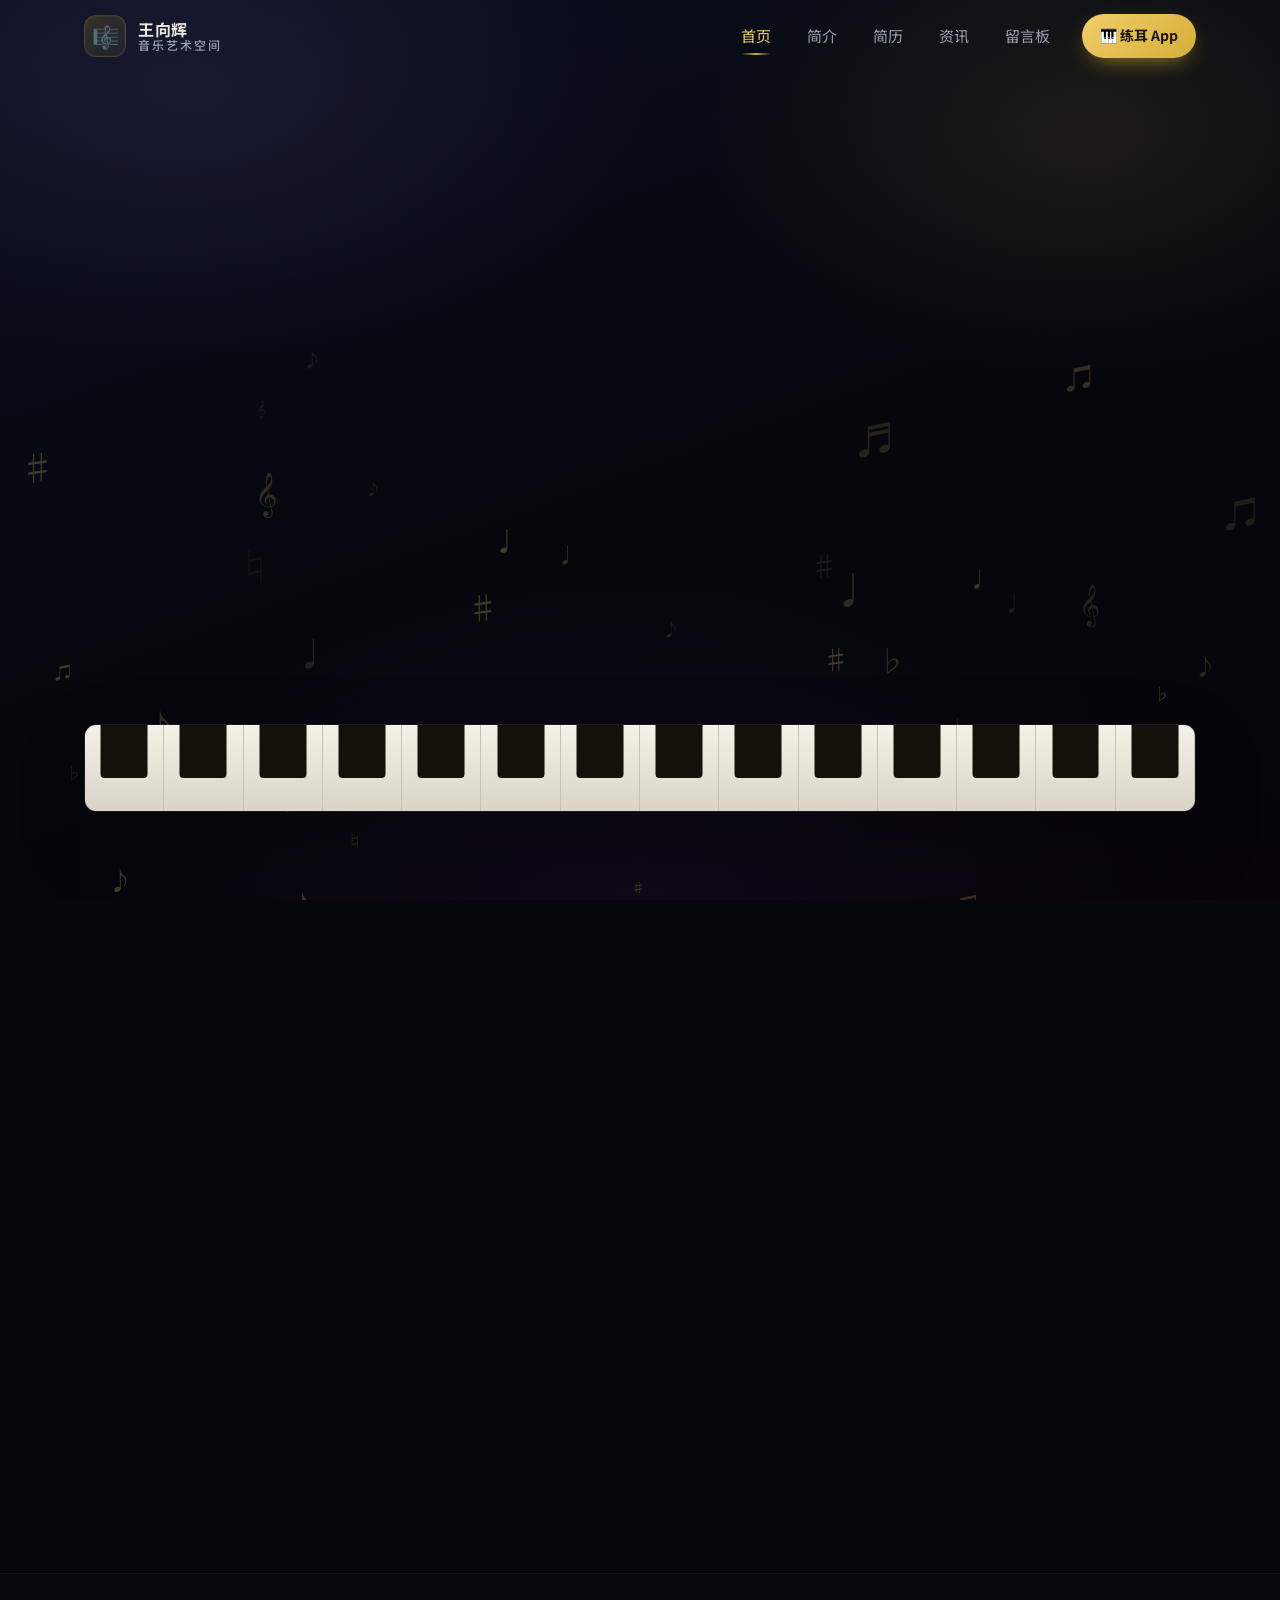
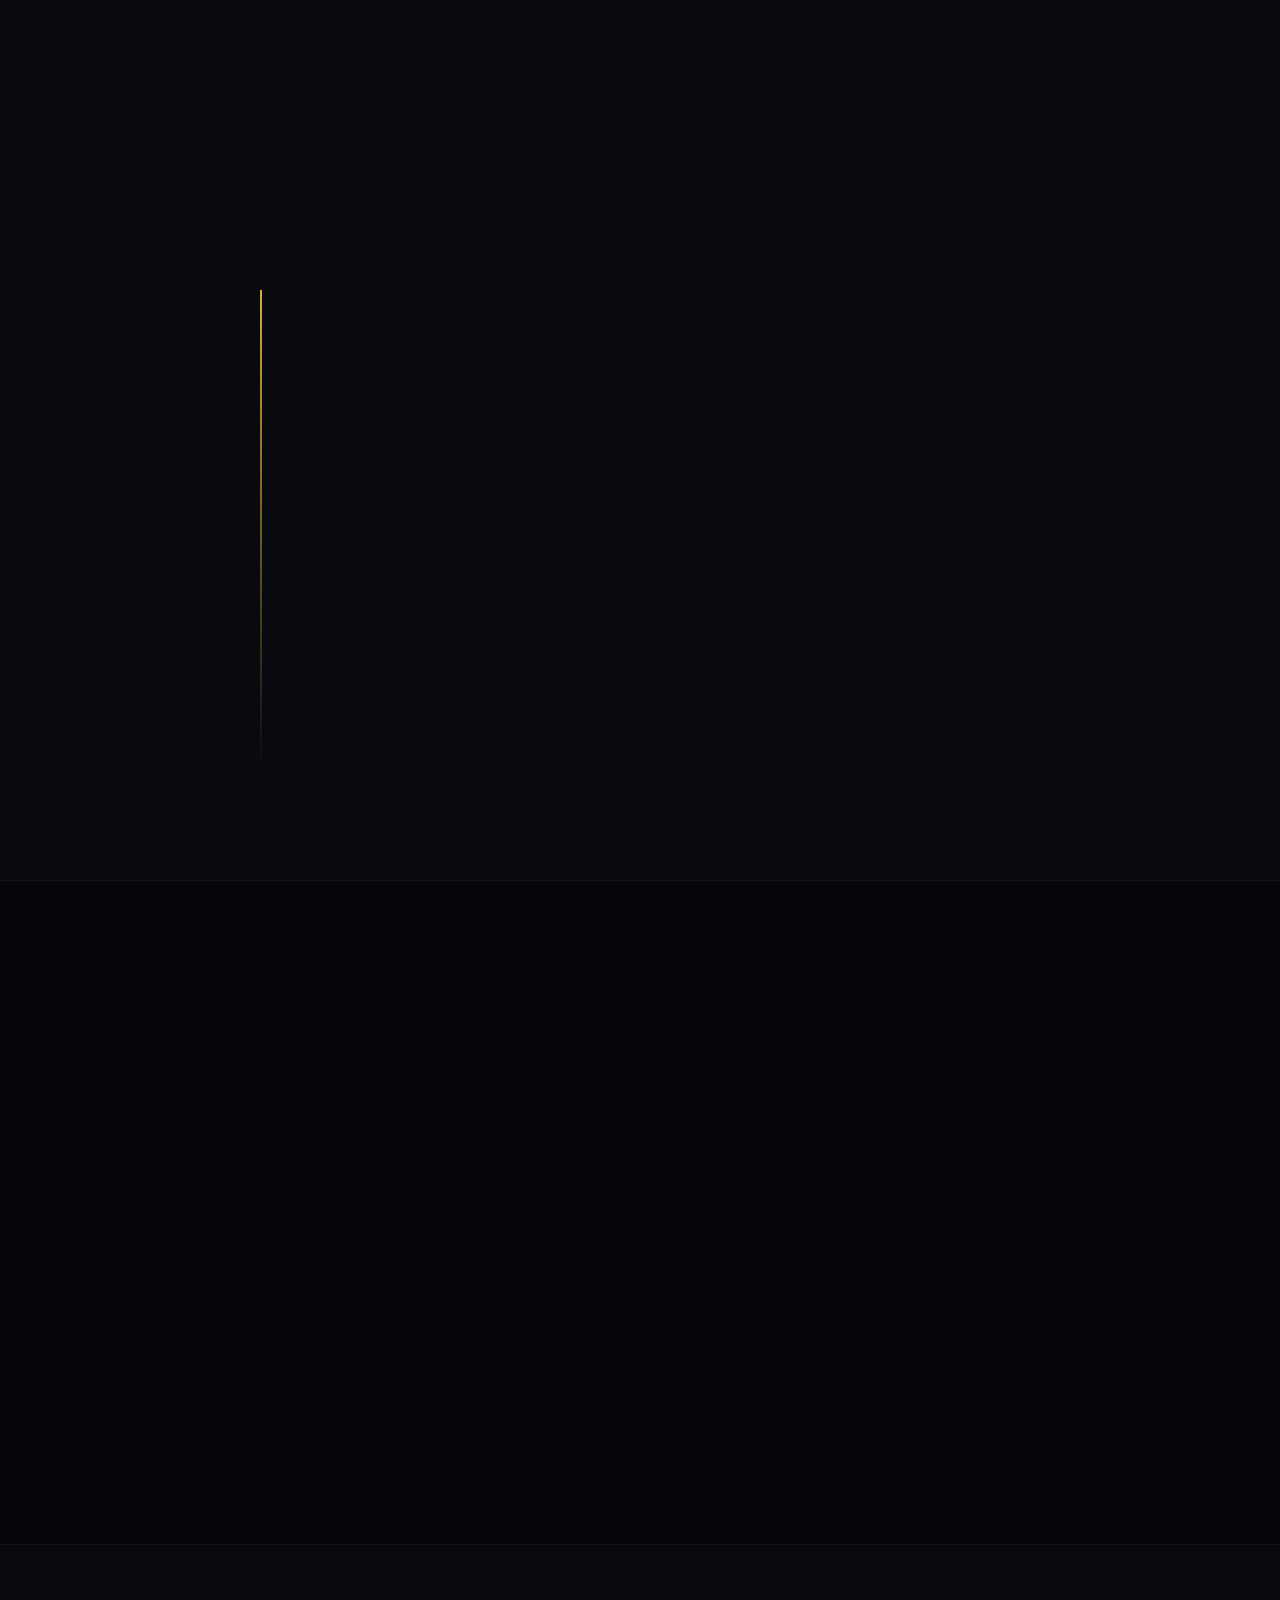
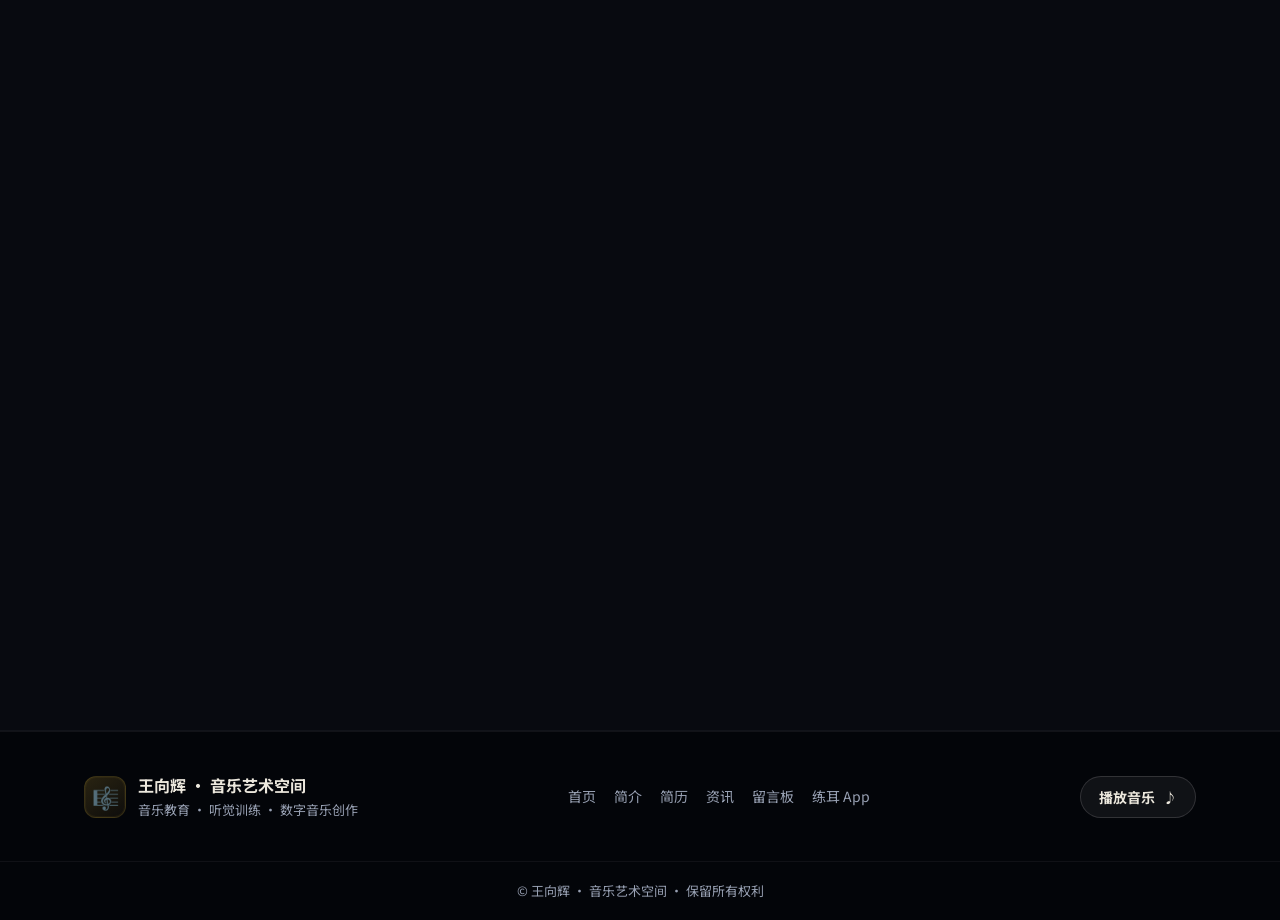
<file: home.html>
<!DOCTYPE html>
<html lang="zh-CN">
<head>
  <meta charset="UTF-8">
  <meta name="viewport" content="width=device-width, initial-scale=1.0">
  <title>王向辉 · 音乐艺术空间</title>
  <meta name="description" content="王向辉的音乐艺术空间 —— 音乐教育、听觉训练研究与数字音乐创作，内含音乐听觉综合训练系统（练耳 App）。">
  <link rel="icon" type="image/jpeg" href="logo.jpg">
  <link rel="stylesheet" href="https://cdnjs.cloudflare.com/ajax/libs/font-awesome/6.4.0/css/all.min.css">
  <link rel="preconnect" href="https://fonts.googleapis.com">
  <link rel="preconnect" href="https://fonts.gstatic.com" crossorigin>
  <link href="https://fonts.googleapis.com/css2?family=Playfair+Display:wght@600;700;800&family=Noto+Serif+SC:wght@600;700&family=Noto+Sans+SC:wght@400;500;700&display=swap" rel="stylesheet">
  <link rel="stylesheet" href="home.css?v=1">
</head>
<body>
  <!-- 浮动音符背景 -->
  <canvas id="notes-canvas" aria-hidden="true"></canvas>

  <!-- 导航 -->
  <header class="nav" id="topnav">
    <div class="nav-inner container">
      <a class="brand" href="#hero">
        <span class="brand-mark">🎼</span>
        <span class="brand-text">王向辉<em>音乐艺术空间</em></span>
      </a>
      <nav class="nav-links" id="nav-links">
        <a href="#hero" class="nav-link active">首页</a>
        <a href="#about" class="nav-link">简介</a>
        <a href="#resume" class="nav-link">简历</a>
        <a href="#news" class="nav-link">资讯</a>
        <a href="#guestbook" class="nav-link">留言板</a>
        <a href="index.html" class="nav-cta">🎹 练耳 App</a>
      </nav>
      <button class="nav-toggle" id="nav-toggle" aria-label="打开菜单">
        <span></span><span></span><span></span>
      </button>
    </div>
  </header>

  <!-- 英雄区 -->
  <section id="hero" class="hero">
    <div class="container hero-inner">
      <div class="hero-text">
        <p class="hero-eyebrow reveal">🎵 欢迎来到我的音乐世界</p>
        <h1 class="reveal">王向辉</h1>
        <p class="hero-sub reveal">音乐教育 · 听觉训练 · 数字音乐创作</p>
        <p class="hero-desc reveal">
          内蒙古民族大学音乐学院 —— 用技术与艺术，点亮每一双会听音乐的耳朵。
          这里是我的个人主页，也是「音乐听觉综合训练系统」的入口。
        </p>
        <div class="hero-cta reveal">
          <a href="index.html" class="btn btn-gold">进入练耳 App <i class="fas fa-arrow-right"></i></a>
          <a href="#about" class="btn btn-ghost">了解更多</a>
        </div>
        <div class="hero-eq reveal" aria-hidden="true">
          <span></span><span></span><span></span><span></span><span></span><span></span>
          <span></span><span></span><span></span><span></span><span></span><span></span>
        </div>
      </div>
      <div class="hero-visual reveal" aria-hidden="true">
        <div class="vinyl">
          <div class="vinyl-grooves"></div>
          <div class="vinyl-label"><span>♪</span><small>MUSIC</small></div>
          <div class="vinyl-shine"></div>
        </div>
        <div class="tonearm"></div>
        <span class="float-note n1">♪</span>
        <span class="float-note n2">♫</span>
        <span class="float-note n3">♬</span>
      </div>
    </div>
    <div class="container">
      <div class="piano" aria-hidden="true">
        <div class="piano-keys">
          <div class="p-key lit"></div><div class="p-key"></div><div class="p-key lit"></div>
          <div class="p-key"></div><div class="p-key"></div><div class="p-key lit"></div>
          <div class="p-key"></div><div class="p-key lit"></div><div class="p-key"></div>
          <div class="p-key"></div><div class="p-key lit"></div><div class="p-key"></div>
          <div class="p-key lit"></div><div class="p-key"></div>
        </div>
      </div>
    </div>
  </section>

  <!-- 简介 -->
  <section id="about" class="section">
    <div class="container">
      <div class="section-head reveal">
        <span class="section-tag">About</span>
        <h2>个人简介</h2>
        <p class="section-sub">一个热爱音乐、教育与技术的人</p>
      </div>
      <div class="about-grid">
        <div class="about-card reveal">
          <div class="about-icon"><i class="fas fa-graduation-cap"></i></div>
          <h3>音乐教育</h3>
          <p>长期从事音乐教学与学习陪伴工作，关注如何让学生「听得懂、练得对、学得乐」。</p>
        </div>
        <div class="about-card reveal">
          <div class="about-icon"><i class="fas fa-ear-listen"></i></div>
          <h3>听觉训练研究</h3>
          <p>围绕单音、音程、和弦、节奏与旋律听辨，探索系统化、可量化的练耳方法。</p>
        </div>
        <div class="about-card reveal">
          <div class="about-icon"><i class="fas fa-laptop-code"></i></div>
          <h3>数字音乐技术</h3>
          <p>独立设计并开发「音乐听觉综合训练系统」，支持 Web Audio 与 MIDI 键盘输入。</p>
        </div>
        <div class="about-card reveal">
          <div class="about-icon"><i class="fas fa-palette"></i></div>
          <h3>艺术创作</h3>
          <p>以音乐艺术感为底色，探索声音、视觉与交互融合的创作表达。</p>
        </div>
      </div>
    </div>
  </section>

  <!-- 简历 -->
  <section id="resume" class="section section-alt">
    <div class="container">
      <div class="section-head reveal">
        <span class="section-tag">Resume</span>
        <h2>个人简历</h2>
        <p class="section-sub">教育与工作经历（请按需更新）</p>
      </div>
      <div class="timeline">
        <div class="tl-item reveal">
          <div class="tl-time">NOW</div>
          <h3>音乐听觉综合训练系统</h3>
          <h4>开发者 / 指导教师</h4>
          <p>设计并开发覆盖五大听辨模式（单音、音程、和弦、节奏、旋律）的练耳应用，集成 MIDI 键盘与 AI 学习分析。</p>
        </div>
        <div class="tl-item reveal">
          <div class="tl-time">EDUCATION</div>
          <h3>音乐学专业</h3>
          <h4>内蒙古民族大学音乐学院</h4>
          <p>系统学习音乐理论、视唱练耳与教学法，为听觉训练研究打下基础。</p>
        </div>
        <div class="tl-item reveal">
          <div class="tl-time">TEACHING</div>
          <h3>音乐教学实践</h3>
          <h4>音乐教育工作者</h4>
          <p>面向音乐学专业学生开展练耳与乐理教学，持续收集反馈并迭代教学工具。</p>
        </div>
      </div>
    </div>
  </section>

  <!-- 资讯 -->
  <section id="news" class="section">
    <div class="container">
      <div class="section-head reveal">
        <span class="section-tag">News</span>
        <h2>最新资讯</h2>
        <p class="section-sub">项目动态与音乐分享</p>
      </div>
      <div class="news-grid">
        <article class="news-card reveal">
          <div class="news-tag">App</div>
          <h3>练耳 App 已上线 MIDI 键盘支持</h3>
          <p>支持实时音符输入、设备自动检测与热插拔，延迟低于 100ms，跨全部练习模式可用。</p>
          <div class="news-foot"><span><i class="far fa-calendar"></i> 2026-05-02</span><a href="index.html">前往体验 →</a></div>
        </article>
        <article class="news-card reveal">
          <div class="news-tag">Feature</div>
          <h3>五大听辨模式全面覆盖</h3>
          <p>单音、音程、和弦、节奏与旋律五大模式，搭配练习 / 测试 / 综合考试三种方式。</p>
          <div class="news-foot"><span><i class="far fa-calendar"></i> 持续更新</span><a href="index.html">了解详情 →</a></div>
        </article>
        <article class="news-card reveal">
          <div class="news-tag">AI</div>
          <h3>AI 学习助手上线</h3>
          <p>学习分析、错题分析、理论答疑、和弦库与每日目标，让练习更高效、更有针对性。</p>
          <div class="news-foot"><span><i class="far fa-calendar"></i> 持续更新</span><a href="index.html">立即体验 →</a></div>
        </article>
      </div>
    </div>
  </section>

  <!-- 留言板 -->
  <section id="guestbook" class="section section-alt">
    <div class="container">
      <div class="section-head reveal">
        <span class="section-tag">Guestbook</span>
        <h2>留言板</h2>
        <p class="section-sub">欢迎留下你的声音，我会认真阅读每一条留言</p>
      </div>
      <div class="gb-wrap reveal">
        <form id="gb-form" class="gb-form">
          <div class="gb-row">
            <input id="gb-name" class="gb-input" type="text" maxlength="24" placeholder="你的称呼（选填）">
          </div>
          <div class="gb-row">
            <textarea id="gb-msg" class="gb-input gb-textarea" maxlength="500" rows="3" placeholder="写下想说的话…" required></textarea>
          </div>
          <div class="gb-row gb-actions">
            <span class="gb-hint"><i class="fas fa-circle-info"></i> 留言保存在本机浏览器（localStorage）</span>
            <button type="submit" class="btn btn-gold">发布留言 <i class="fas fa-paper-plane"></i></button>
          </div>
        </form>
        <div class="gb-list-head"><h3>全部留言 <span class="gb-badge" id="gb-count">0</span></h3></div>
        <div id="gb-list" class="gb-list"></div>
        <div id="gb-empty" class="gb-empty" style="display:none;">还没有留言，快来抢沙发～ 🎵</div>
      </div>
    </div>
  </section>

  <!-- 页脚 -->
  <footer class="footer">
    <div class="container footer-inner">
      <div class="footer-brand">
        <span class="brand-mark">🎼</span>
        <div>
          <strong>王向辉 · 音乐艺术空间</strong>
          <p>音乐教育 · 听觉训练 · 数字音乐创作</p>
        </div>
      </div>
      <div class="footer-links">
        <a href="#hero">首页</a><a href="#about">简介</a><a href="#resume">简历</a>
        <a href="#news">资讯</a><a href="#guestbook">留言板</a><a href="index.html">练耳 App</a>
      </div>
      <button id="music-toggle" class="music-toggle" type="button"><span>播放音乐</span> ♪</button>
    </div>
    <div class="footer-bottom">
      <div class="container">© <span id="year"></span> 王向辉 · 音乐艺术空间 · 保留所有权利</div>
    </div>
  </footer>

  <script src="home.js?v=1"></script>
</body>
</html>
</file>
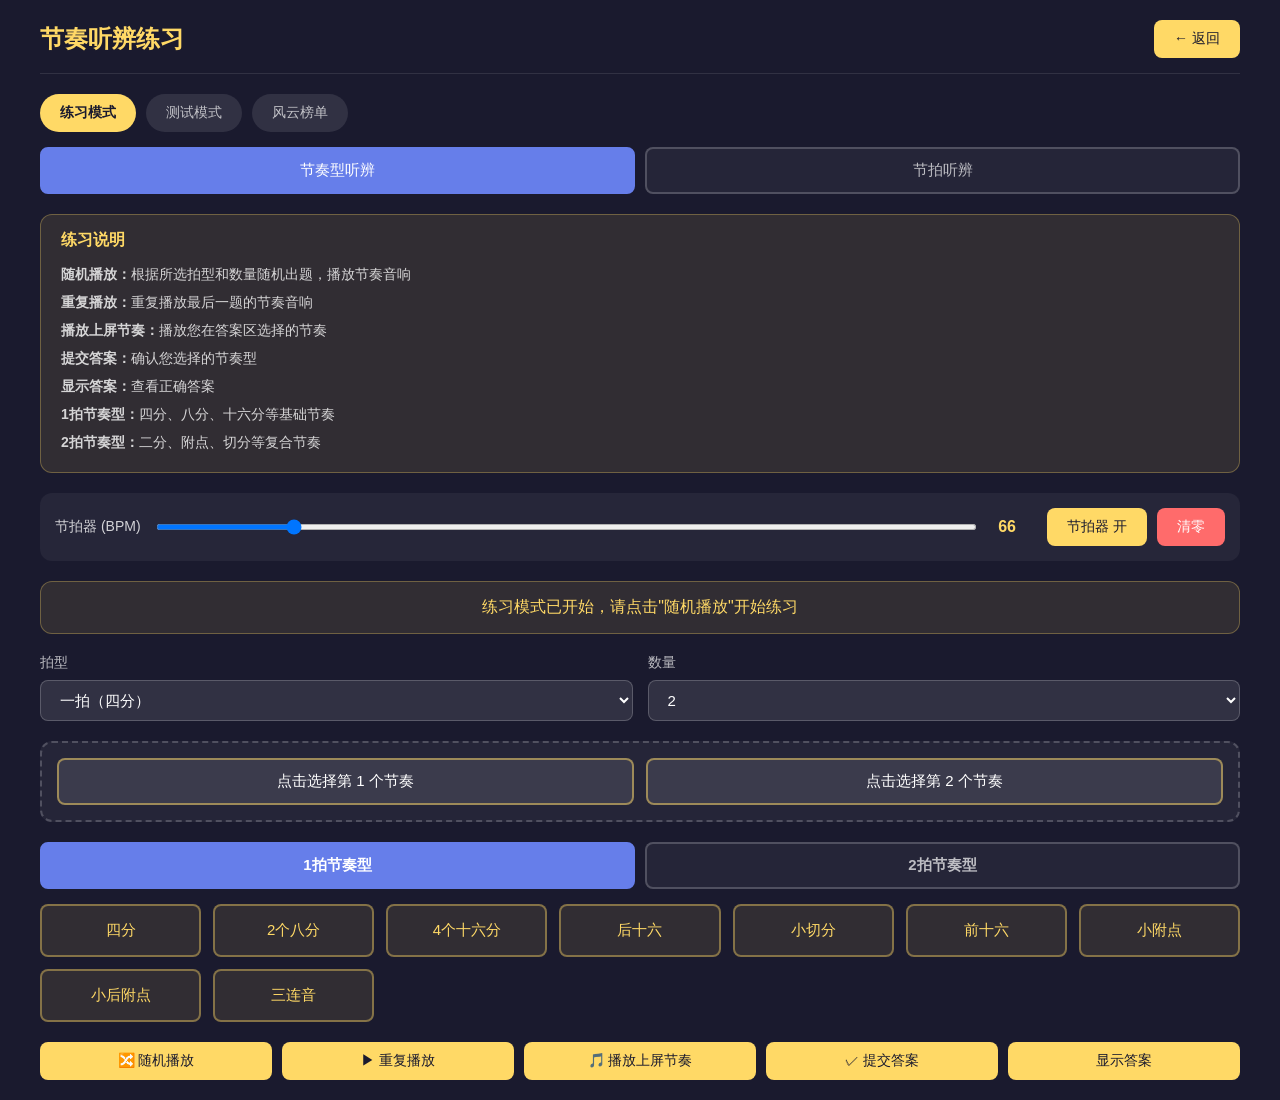
<file: rhythm-test.html>
<!DOCTYPE html>
<html lang="zh-CN">
<head>
    <meta charset="UTF-8">
    <meta name="viewport" content="width=device-width, initial-scale=1.0">
    <title>节奏听辨练习 - 新版测试</title>
    <style>
        * {
            margin: 0;
            padding: 0;
            box-sizing: border-box;
        }
        
        body {
            font-family: -apple-system, BlinkMacSystemFont, 'Segoe UI', 'PingFang SC', 'Hiragino Sans GB', 'Microsoft YaHei', sans-serif;
            background: #1a1a2e;
            color: #fff;
            min-height: 100vh;
            padding: 20px;
        }
        
        .container {
            max-width: 1200px;
            margin: 0 auto;
        }
        
        .exercise-header {
            display: flex;
            justify-content: space-between;
            align-items: center;
            margin-bottom: 20px;
            padding-bottom: 15px;
            border-bottom: 1px solid rgba(255, 255, 255, 0.1);
        }
        
        .exercise-title {
            font-size: 24px;
            color: #ffd966;
        }
        
        .mode-tabs {
            display: flex;
            gap: 10px;
            margin-bottom: 15px;
        }
        
        .tab-btn {
            padding: 10px 20px;
            border: none;
            border-radius: 20px;
            background: rgba(255, 255, 255, 0.1);
            color: rgba(255, 255, 255, 0.7);
            cursor: pointer;
            font-size: 14px;
            font-weight: 500;
            transition: all 0.2s;
        }
        
        .tab-btn.active {
            background: #ffd966;
            color: #1a1a2e;
            font-weight: bold;
        }
        
        .function-tabs {
            display: flex;
            gap: 10px;
            margin-bottom: 20px;
        }
        
        .function-tab {
            flex: 1;
            padding: 12px;
            border: 2px solid rgba(255, 255, 255, 0.2);
            background: rgba(255, 255, 255, 0.05);
            color: rgba(255, 255, 255, 0.7);
            border-radius: 8px;
            cursor: pointer;
            font-size: 15px;
            font-weight: 500;
            transition: all 0.2s;
        }
        
        .function-tab.active {
            background: #667eea;
            border-color: #667eea;
            color: #fff;
        }
        
        .stats-panel {
            display: flex;
            justify-content: space-around;
            gap: 15px;
            padding: 15px;
            background: rgba(0, 0, 0, 0.3);
            border-radius: 12px;
            margin-bottom: 15px;
        }
        
        .stat-item {
            text-align: center;
            flex: 1;
        }
        
        .stat-value {
            font-size: 24px;
            font-weight: bold;
            color: #ffd966;
        }
        
        .stat-label {
            font-size: 12px;
            color: rgba(255, 255, 255, 0.6);
            margin-top: 5px;
        }
        
        .practice-instructions {
            background: rgba(255, 217, 102, 0.1);
            border: 1px solid rgba(255, 217, 102, 0.3);
            border-radius: 12px;
            padding: 15px 20px;
            margin-bottom: 20px;
        }
        
        .practice-instructions h4 {
            color: #ffd966;
            margin-bottom: 10px;
            font-size: 16px;
        }
        
        .practice-instructions ul {
            list-style: none;
            padding: 0;
        }
        
        .practice-instructions li {
            padding: 5px 0;
            color: rgba(255, 255, 255, 0.8);
            font-size: 14px;
        }
        
        .metronome-section {
            display: flex;
            align-items: center;
            justify-content: space-between;
            gap: 20px;
            padding: 15px;
            background: rgba(255, 255, 255, 0.05);
            border-radius: 12px;
            margin-bottom: 20px;
            flex-wrap: wrap;
        }
        
        .metronome-control {
            display: flex;
            align-items: center;
            gap: 15px;
            flex: 1;
            min-width: 200px;
        }
        
        .metronome-control label {
            font-size: 14px;
            color: rgba(255, 255, 255, 0.8);
            white-space: nowrap;
        }
        
        .metronome-slider {
            display: flex;
            align-items: center;
            gap: 10px;
            flex: 1;
        }
        
        .metronome-slider input[type="range"] {
            flex: 1;
            height: 6px;
        }
        
        .metronome-slider span {
            min-width: 40px;
            text-align: center;
            font-size: 16px;
            font-weight: bold;
            color: #ffd966;
        }
        
        .metronome-actions {
            display: flex;
            gap: 10px;
        }
        
        .btn {
            padding: 10px 20px;
            border: none;
            border-radius: 8px;
            background: #ffd966;
            color: #1a1a2e;
            cursor: pointer;
            font-size: 14px;
            font-weight: 500;
            transition: all 0.2s;
        }
        
        .btn:hover {
            background: #ffe082;
            transform: translateY(-2px);
        }
        
        .reset-btn {
            padding: 10px 20px;
            border: none;
            border-radius: 8px;
            background: #ff6b6b;
            color: #fff;
            cursor: pointer;
            font-size: 14px;
            font-weight: 500;
        }
        
        .status-message {
            padding: 15px;
            background: rgba(255, 217, 102, 0.1);
            border: 1px solid rgba(255, 217, 102, 0.3);
            border-radius: 12px;
            text-align: center;
            color: #ffd966;
            font-size: 16px;
            margin-bottom: 20px;
        }
        
        .params-section {
            display: flex;
            gap: 15px;
            margin-bottom: 20px;
        }
        
        .param-group {
            display: flex;
            flex-direction: column;
            gap: 8px;
            flex: 1;
        }
        
        .param-group label {
            font-size: 14px;
            color: rgba(255, 255, 255, 0.7);
        }
        
        .param-group select {
            padding: 10px 15px;
            border: 1px solid rgba(255, 255, 255, 0.2);
            border-radius: 8px;
            background: rgba(255, 255, 255, 0.1);
            color: #fff;
            font-size: 15px;
            cursor: pointer;
        }
        
        .answer-area {
            display: flex;
            gap: 12px;
            margin-bottom: 20px;
            flex-wrap: wrap;
            min-height: 60px;
            padding: 15px;
            background: rgba(255, 255, 255, 0.05);
            border-radius: 12px;
            border: 2px dashed rgba(255, 255, 255, 0.2);
        }
        
        .answer-slot {
            flex: 1;
            min-width: 120px;
            padding: 12px;
            background: rgba(255, 255, 255, 0.1);
            border: 2px solid rgba(255, 217, 102, 0.5);
            border-radius: 8px;
            text-align: center;
            cursor: pointer;
            transition: all 0.2s;
            color: #fff;
            font-size: 15px;
        }
        
        .answer-slot:hover {
            background: rgba(255, 217, 102, 0.2);
            border-color: #ffd966;
        }
        
        .answer-slot.filled {
            background: rgba(255, 217, 102, 0.3);
            border-color: #ffd966;
            font-weight: bold;
        }
        
        .rhythm-tabs {
            display: flex;
            gap: 10px;
            margin-bottom: 15px;
        }
        
        .rhythm-tab {
            flex: 1;
            padding: 12px;
            border: 2px solid rgba(255, 255, 255, 0.2);
            background: rgba(255, 255, 255, 0.05);
            color: rgba(255, 255, 255, 0.7);
            border-radius: 8px;
            cursor: pointer;
            font-size: 15px;
            font-weight: bold;
            transition: all 0.2s;
        }
        
        .rhythm-tab.active {
            background: #667eea;
            border-color: #667eea;
            color: #fff;
        }
        
        .rhythm-content {
            display: none;
        }
        
        .rhythm-content.active {
            display: block;
        }
        
        .rhythm-grid {
            display: grid;
            grid-template-columns: repeat(auto-fill, minmax(140px, 1fr));
            gap: 12px;
            margin-bottom: 20px;
        }
        
        .rhythm-btn {
            padding: 15px;
            border: 2px solid rgba(255, 217, 102, 0.4);
            background: rgba(255, 217, 102, 0.1);
            color: #ffd966;
            border-radius: 8px;
            cursor: pointer;
            font-size: 15px;
            font-weight: 500;
            transition: all 0.2s;
            text-align: center;
        }
        
        .rhythm-btn:hover {
            background: rgba(255, 217, 102, 0.2);
            border-color: #ffd966;
            transform: translateY(-2px);
        }
        
        .rhythm-btn.selected {
            background: #ffd966;
            border-color: #ffd966;
            color: #1a1a2e;
            font-weight: bold;
        }
        
        .play-controls {
            display: flex;
            gap: 10px;
            flex-wrap: wrap;
            justify-content: center;
        }
        
        .play-controls .btn {
            flex: 1;
            min-width: 120px;
        }
        
        /* 移动端适配 */
        @media (max-width: 768px) {
            body {
                padding: 10px;
            }
            
            .metronome-section {
                flex-direction: column;
                align-items: stretch;
            }
            
            .metronome-control {
                min-width: 0;
            }
            
            .params-section {
                flex-direction: column;
            }
            
            .rhythm-grid {
                grid-template-columns: repeat(2, 1fr);
            }
            
            .answer-area {
                flex-direction: column;
            }
            
            .answer-slot {
                min-width: 0;
            }
            
            .play-controls .btn {
                min-width: 0;
            }
        }
    </style>
</head>
<body>
    <div class="container">
        <div class="exercise-header">
            <h2 class="exercise-title"> 节奏听辨练习</h2>
            <button class="btn" onclick="history.back()">← 返回</button>
        </div>
        
        <div class="mode-tabs">
            <button class="tab-btn active">练习模式</button>
            <button class="tab-btn">测试模式</button>
            <button class="tab-btn">风云榜单</button>
        </div>
        
        <div class="function-tabs">
            <button class="function-tab active">节奏型听辨</button>
            <button class="function-tab">节拍听辨</button>
        </div>
        
        <div class="stats-panel" style="display: none;">
            <div class="stat-item">
                <div class="stat-value">0</div>
                <div class="stat-label">得分</div>
            </div>
            <div class="stat-item">
                <div class="stat-value">0</div>
                <div class="stat-label">正确</div>
            </div>
            <div class="stat-item">
                <div class="stat-value">0</div>
                <div class="stat-label">错误</div>
            </div>
            <div class="stat-item">
                <div class="stat-value">0/20</div>
                <div class="stat-label">进度</div>
            </div>
        </div>
        
        <div class="practice-instructions">
            <h4> 练习说明</h4>
            <ul>
                <li><strong>随机播放：</strong>根据所选拍型和数量随机出题，播放节奏音响</li>
                <li><strong>重复播放：</strong>重复播放最后一题的节奏音响</li>
                <li><strong>播放上屏节奏：</strong>播放您在答案区选择的节奏</li>
                <li><strong>提交答案：</strong>确认您选择的节奏型</li>
                <li><strong>显示答案：</strong>查看正确答案</li>
                <li><strong>1拍节奏型：</strong>四分、八分、十六分等基础节奏</li>
                <li><strong>2拍节奏型：</strong>二分、附点、切分等复合节奏</li>
            </ul>
        </div>
        
        <div class="metronome-section">
            <div class="metronome-control">
                <label>节拍器 (BPM)</label>
                <div class="metronome-slider">
                    <input type="range" min="40" max="200" value="66" id="bpm-slider">
                    <span id="bpm-value">66</span>
                </div>
            </div>
            <div class="metronome-actions">
                <button class="btn">节拍器 开</button>
                <button class="reset-btn">清零</button>
            </div>
        </div>
        
        <div class="status-message">练习模式已开始，请点击"随机播放"开始练习</div>
        
        <div class="params-section">
            <div class="param-group">
                <label>拍型</label>
                <select id="beat-type">
                    <option value="1">一拍（四分）</option>
                    <option value="2">二拍（二分）</option>
                </select>
            </div>
            <div class="param-group">
                <label>数量</label>
                <select id="quantity">
                    <option value="2">2</option>
                    <option value="4">4</option>
                    <option value="6">6</option>
                    <option value="8">8</option>
                </select>
            </div>
        </div>
        
        <div class="answer-area" id="answer-area">
            <div class="answer-slot">点击选择第 1 个节奏</div>
            <div class="answer-slot">点击选择第 2 个节奏</div>
        </div>
        
        <div class="rhythm-tabs">
            <button class="rhythm-tab active" onclick="switchRhythmType(1)">1拍节奏型</button>
            <button class="rhythm-tab" onclick="switchRhythmType(2)">2拍节奏型</button>
        </div>
        
        <div class="rhythm-content active" id="rhythm-type-1">
            <div class="rhythm-grid">
                <button class="rhythm-btn" onclick="selectRhythm(this)">四分</button>
                <button class="rhythm-btn" onclick="selectRhythm(this)">2个八分</button>
                <button class="rhythm-btn" onclick="selectRhythm(this)">4个十六分</button>
                <button class="rhythm-btn" onclick="selectRhythm(this)">后十六</button>
                <button class="rhythm-btn" onclick="selectRhythm(this)">小切分</button>
                <button class="rhythm-btn" onclick="selectRhythm(this)">前十六</button>
                <button class="rhythm-btn" onclick="selectRhythm(this)">小附点</button>
                <button class="rhythm-btn" onclick="selectRhythm(this)">小后附点</button>
                <button class="rhythm-btn" onclick="selectRhythm(this)">三连音</button>
            </div>
        </div>
        
        <div class="rhythm-content" id="rhythm-type-2">
            <div class="rhythm-grid">
                <button class="rhythm-btn" onclick="selectRhythm(this)">二分</button>
                <button class="rhythm-btn" onclick="selectRhythm(this)">八分大切分</button>
                <button class="rhythm-btn" onclick="selectRhythm(this)">十六分大切分</button>
                <button class="rhythm-btn" onclick="selectRhythm(this)">前十六大切分</button>
                <button class="rhythm-btn" onclick="selectRhythm(this)">后十六大切分</button>
                <button class="rhythm-btn" onclick="selectRhythm(this)">八分大附点</button>
                <button class="rhythm-btn" onclick="selectRhythm(this)">八分大后附点</button>
                <button class="rhythm-btn" onclick="selectRhythm(this)">十六分大附点</button>
                <button class="rhythm-btn" onclick="selectRhythm(this)">十六分大后附点</button>
            </div>
        </div>
        
        <div class="play-controls">
            <button class="btn">🔀 随机播放</button>
            <button class="btn">▶ 重复播放</button>
            <button class="btn">🎵 播放上屏节奏</button>
            <button class="btn">✓ 提交答案</button>
            <button class="btn">显示答案</button>
        </div>
    </div>
    
    <script>
        // BPM滑块
        document.getElementById('bpm-slider').addEventListener('input', function() {
            document.getElementById('bpm-value').textContent = this.value;
        });
        
        // 切换节奏类型
        function switchRhythmType(type) {
            document.querySelectorAll('.rhythm-tab').forEach(tab => tab.classList.remove('active'));
            document.querySelectorAll('.rhythm-content').forEach(content => content.classList.remove('active'));
            
            event.target.classList.add('active');
            document.getElementById('rhythm-type-' + type).classList.add('active');
            
            // 清空答案区
            document.querySelectorAll('.answer-slot').forEach(slot => {
                slot.textContent = slot.dataset.index ? `点击选择第 ${parseInt(slot.dataset.index) + 1} 个节奏` : '点击选择节奏';
                slot.classList.remove('filled');
            });
            document.querySelectorAll('.rhythm-btn.selected').forEach(btn => btn.classList.remove('selected'));
        }
        
        // 选择节奏
        function selectRhythm(btn) {
            const rhythm = btn.textContent;
            const slots = document.querySelectorAll('.answer-slot');
            
            // 找到第一个空槽
            let targetSlot = null;
            for (let slot of slots) {
                if (!slot.classList.contains('filled')) {
                    targetSlot = slot;
                    break;
                }
            }
            
            if (targetSlot) {
                targetSlot.textContent = rhythm;
                targetSlot.classList.add('filled');
                
                document.querySelectorAll('.rhythm-btn.selected').forEach(b => b.classList.remove('selected'));
                btn.classList.add('selected');
            } else {
                alert('答案区已满，请先清空或修改');
            }
        }
        
        // 数量变化时更新答案区
        document.getElementById('quantity').addEventListener('change', function() {
            const count = parseInt(this.value);
            const answerArea = document.getElementById('answer-area');
            answerArea.innerHTML = '';
            
            for (let i = 0; i < count; i++) {
                const slot = document.createElement('div');
                slot.className = 'answer-slot';
                slot.dataset.index = i;
                slot.textContent = `点击选择第 ${i + 1} 个节奏`;
                answerArea.appendChild(slot);
            }
            
            document.querySelectorAll('.rhythm-btn.selected').forEach(btn => btn.classList.remove('selected'));
        });
    </script>
</body>
</html>
</file>
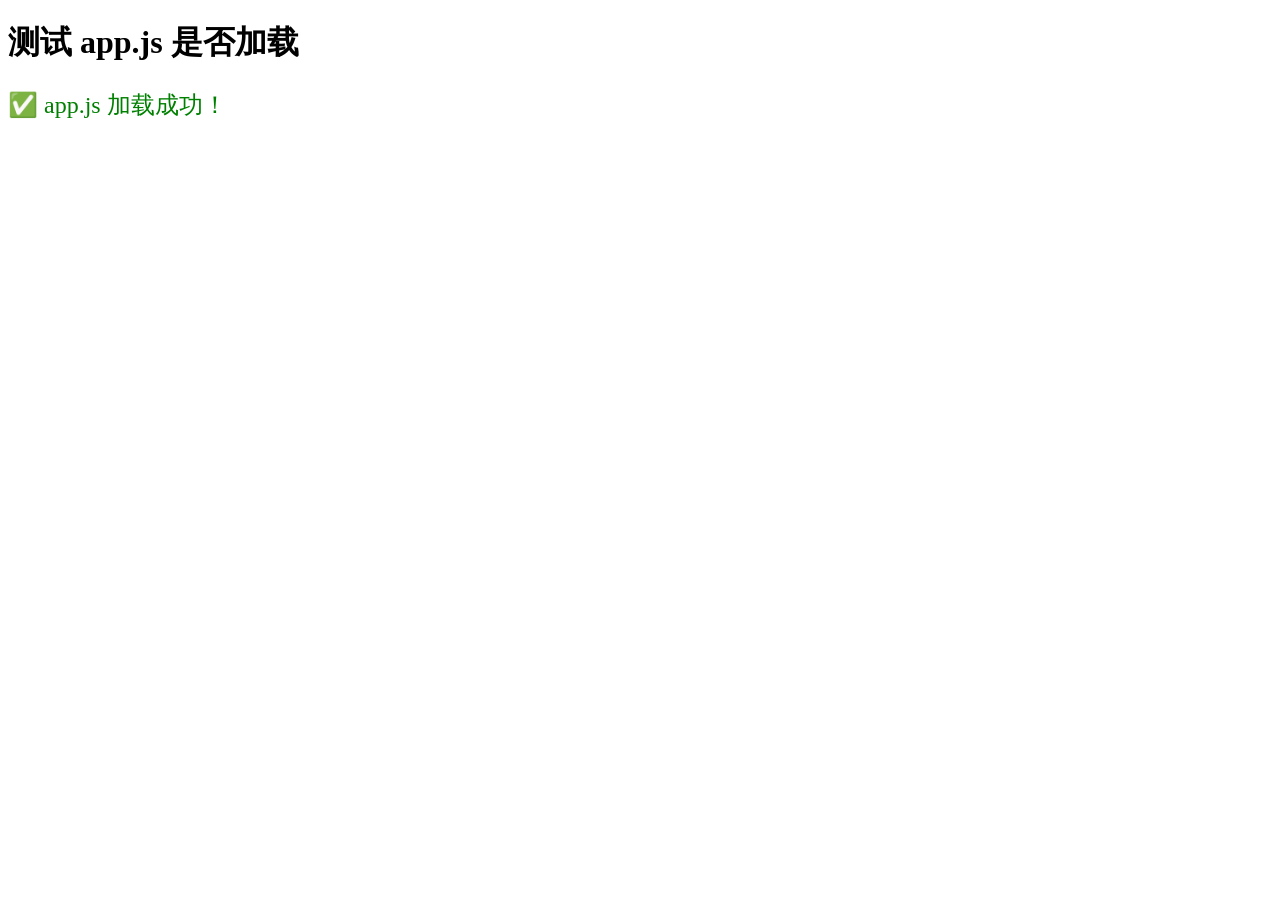
<file: test-appjs-load.html>
<!DOCTYPE html>
<html lang="zh-CN">
<head>
    <meta charset="UTF-8">
    <title>测试 app.js 加载</title>
</head>
<body>
    <h1>测试 app.js 是否加载</h1>
    <div id="result"></div>
    
    <script>
        console.log('HTML inline script 执行');
    </script>
    
    <script src="app.js"></script>
    
    <script>
        console.log('=== 检查 app.js 是否加载 ===');
        const result = document.getElementById('result');
        
        if (typeof initMIDI === 'function') {
            result.innerHTML = '<p style="color: green; font-size: 24px;">✅ app.js 加载成功！</p>';
            console.log('✅ initMIDI:', typeof initMIDI);
            console.log('✅ midiInitialized:', typeof midiInitialized);
            console.log('✅ userManager:', typeof userManager);
        } else {
            result.innerHTML = '<p style="color: red; font-size: 24px;">❌ app.js 未加载</p>';
            console.error('❌ initMIDI:', typeof initMIDI);
            console.error('❌ midiInitialized:', typeof midiInitialized);
        }
    </script>
</body>
</html>
</file>
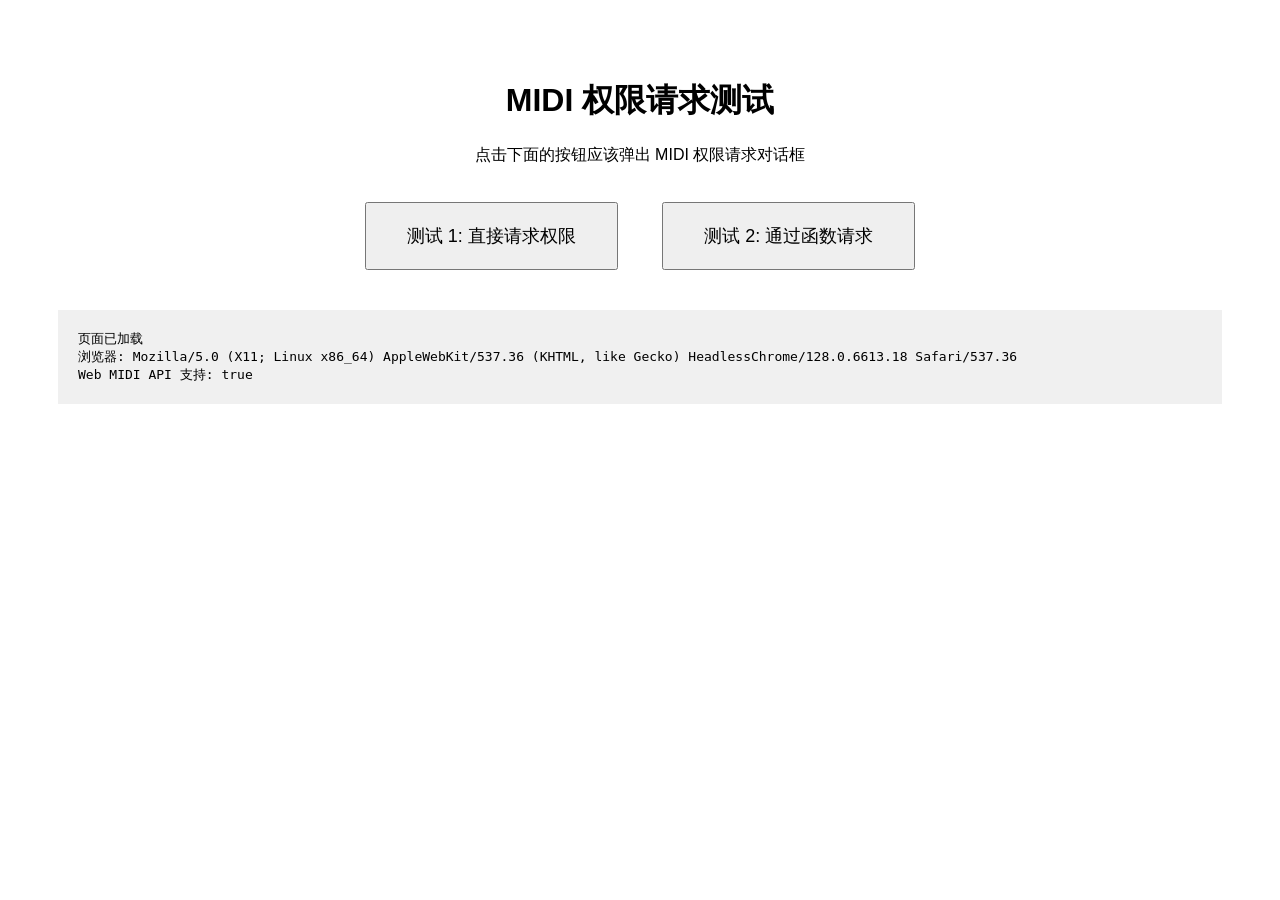
<file: test-midi-permission.html>
<!DOCTYPE html>
<html lang="zh-CN">
<head>
    <meta charset="UTF-8">
    <meta name="viewport" content="width=device-width, initial-scale=1.0">
    <title>MIDI 权限测试</title>
    <style>
        body {
            font-family: Arial, sans-serif;
            padding: 50px;
            text-align: center;
        }
        button {
            padding: 20px 40px;
            font-size: 18px;
            margin: 20px;
            cursor: pointer;
        }
        .log {
            background: #f0f0f0;
            padding: 20px;
            margin: 20px 0;
            text-align: left;
            font-family: monospace;
            white-space: pre-wrap;
        }
    </style>
</head>
<body>
    <h1>MIDI 权限请求测试</h1>
    <p>点击下面的按钮应该弹出 MIDI 权限请求对话框</p>
    
    <button id="testBtn1">测试 1: 直接请求权限</button>
    <button id="testBtn2">测试 2: 通过函数请求</button>
    
    <div class="log" id="log"></div>

    <script>
        const log = document.getElementById('log');
        
        function addLog(msg) {
            log.textContent += msg + '\n';
            console.log(msg);
        }
        
        // 测试 1: 直接请求
        document.getElementById('testBtn1').addEventListener('click', async () => {
            addLog('🖱️ 按钮被点击');
            
            if (!navigator.requestMIDIAccess) {
                addLog('❌ 浏览器不支持 Web MIDI API');
                return;
            }
            
            addLog('✅ 浏览器支持 Web MIDI API');
            addLog('📡 正在请求 MIDI 权限...');
            
            try {
                const access = await navigator.requestMIDIAccess({ sysex: false });
                addLog('✅ 权限已授予！');
                
                for (let input of access.inputs.values()) {
                    addLog(`设备: ${input.name}`);
                }
            } catch (error) {
                addLog(`❌ 请求失败: ${error.message}`);
            }
        });
        
        // 测试 2: 通过函数
        async function requestMidiPermission() {
            addLog('🖱️ 函数被调用');
            
            if (!navigator.requestMIDIAccess) {
                addLog('❌ 浏览器不支持 Web MIDI API');
                return;
            }
            
            addLog('✅ 浏览器支持 Web MIDI API');
            addLog('📡 正在请求 MIDI 权限...');
            
            try {
                const access = await navigator.requestMIDIAccess({ sysex: false });
                addLog('✅ 权限已授予！');
                
                for (let input of access.inputs.values()) {
                    addLog(`设备: ${input.name}`);
                }
            } catch (error) {
                addLog(`❌ 请求失败: ${error.message}`);
            }
        }
        
        document.getElementById('testBtn2').addEventListener('click', requestMidiPermission);
        
        // 页面加载时的日志
        addLog('页面已加载');
        addLog(`浏览器: ${navigator.userAgent}`);
        addLog(`Web MIDI API 支持: ${!!navigator.requestMIDIAccess}`);
        
        // 测试 body 点击事件
        document.body.addEventListener('click', () => {
            addLog('👆 Body 点击事件触发');
        }, {once: true});
    </script>
</body>
</html>
</file>
<file: home.css>
/* ==========================================================================
   音乐艺术感首页 · 样式表
   王向辉 · 音乐听觉综合训练系统 门户首页
   ========================================================================== */

:root {
  --bg-0: #05070d;
  --bg-1: #0a0f1c;
  --bg-2: #10182a;
  --panel: rgba(255, 255, 255, 0.035);
  --panel-2: rgba(255, 255, 255, 0.06);
  --gold: #d4af37;
  --gold-2: #f2cd6b;
  --gold-deep: #9c7a1e;
  --ink: #ece8dd;
  --muted: #98a1b3;
  --line: rgba(212, 175, 55, 0.18);
  --violet: #9b8cff;
  --rose: #e4a6c9;
  --serif: 'Playfair Display', 'Noto Serif SC', 'Songti SC', 'STSong', 'SimSun', Georgia, serif;
  --sans: 'Noto Sans SC', 'PingFang SC', 'Microsoft YaHei', 'Helvetica Neue', system-ui, sans-serif;
  --shadow: 0 30px 90px -30px rgba(0, 0, 0, 0.85);
}

* { margin: 0; padding: 0; box-sizing: border-box; }

html { scroll-behavior: smooth; -webkit-text-size-adjust: 100%; }

body {
  font-family: var(--sans);
  background: var(--bg-0);
  color: var(--ink);
  line-height: 1.7;
  overflow-x: hidden;
  -webkit-font-smoothing: antialiased;
}

::selection { background: rgba(212, 175, 55, 0.35); color: #fff; }

/* 背景氛围光 */
body::before {
  content: '';
  position: fixed;
  inset: 0;
  z-index: -2;
  background:
    radial-gradient(60% 50% at 15% 10%, rgba(155, 140, 255, 0.10), transparent 60%),
    radial-gradient(50% 45% at 85% 15%, rgba(212, 175, 55, 0.10), transparent 60%),
    radial-gradient(70% 60% at 50% 100%, rgba(120, 60, 180, 0.08), transparent 65%),
    linear-gradient(160deg, var(--bg-1) 0%, var(--bg-0) 55%, #060409 100%);
}

#notes-canvas {
  position: fixed;
  inset: 0;
  width: 100%;
  height: 100%;
  z-index: -1;
  pointer-events: none;
}

.container { width: 100%; max-width: 1160px; margin: 0 auto; padding: 0 24px; }

a { color: inherit; text-decoration: none; }
img { max-width: 100%; display: block; }
ul { list-style: none; }
button { font-family: inherit; }

/* ===================== 导航 ===================== */
.nav {
  position: fixed;
  top: 0; left: 0; right: 0;
  z-index: 1000;
  transition: background 0.4s ease, box-shadow 0.4s ease, border-color 0.4s ease;
  border-bottom: 1px solid transparent;
}
.nav.scrolled {
  background: rgba(6, 9, 18, 0.82);
  backdrop-filter: blur(14px);
  -webkit-backdrop-filter: blur(14px);
  border-bottom-color: var(--line);
  box-shadow: 0 10px 40px -20px rgba(0, 0, 0, 0.7);
}
.nav-inner { display: flex; align-items: center; justify-content: space-between; height: 72px; }
.brand { display: flex; align-items: center; gap: 12px; }
.brand-mark {
  width: 42px; height: 42px; display: grid; place-items: center;
  font-size: 22px; border-radius: 12px;
  background: linear-gradient(145deg, rgba(212, 175, 55, 0.18), rgba(212, 175, 55, 0.05));
  border: 1px solid var(--line);
  box-shadow: inset 0 0 0 1px rgba(212, 175, 55, 0.06);
}
.brand-text { display: flex; flex-direction: column; line-height: 1.15; font-weight: 700; letter-spacing: 0.5px; }
.brand-text em { font-style: normal; font-size: 12px; font-weight: 500; color: var(--muted); letter-spacing: 2px; }
.nav-links { display: flex; align-items: center; gap: 8px; }
.nav-link {
  padding: 8px 14px; font-size: 15px; color: var(--muted);
  border-radius: 10px; transition: color 0.25s, background 0.25s;
  position: relative;
}
.nav-link:hover { color: var(--ink); }
.nav-link.active { color: var(--gold-2); }
.nav-link.active::after {
  content: ''; position: absolute; left: 14px; right: 14px; bottom: 2px;
  height: 2px; border-radius: 2px; background: linear-gradient(90deg, transparent, var(--gold), transparent);
}
.nav-cta {
  margin-left: 10px; padding: 10px 18px; font-size: 14px; font-weight: 700;
  color: #1a1404; border-radius: 999px;
  background: linear-gradient(135deg, var(--gold-2), var(--gold));
  box-shadow: 0 8px 24px -10px rgba(212, 175, 55, 0.9);
  transition: transform 0.25s, box-shadow 0.25s;
}
.nav-cta:hover { transform: translateY(-2px); box-shadow: 0 14px 30px -10px rgba(212, 175, 55, 1); }
.nav-toggle { display: none; flex-direction: column; gap: 5px; background: none; border: none; cursor: pointer; padding: 8px; }
.nav-toggle span { width: 24px; height: 2px; background: var(--ink); border-radius: 2px; transition: 0.3s; }
.nav-toggle.open span:nth-child(1) { transform: translateY(7px) rotate(45deg); }
.nav-toggle.open span:nth-child(2) { opacity: 0; }
.nav-toggle.open span:nth-child(3) { transform: translateY(-7px) rotate(-45deg); }

/* ===================== 英雄区 ===================== */
.hero {
  position: relative;
  min-height: 100vh;
  display: flex;
  flex-direction: column;
  justify-content: center;
  padding: 130px 0 20px;
  overflow: hidden;
}
.hero-inner {
  position: relative;
  z-index: 2;
  display: grid;
  grid-template-columns: 1.1fr 0.9fr;
  align-items: center;
  gap: 48px;
}
.hero-eyebrow { color: var(--gold-2); letter-spacing: 3px; font-size: 15px; margin-bottom: 18px; }
.hero h1 {
  font-family: var(--serif);
  font-size: clamp(52px, 9vw, 106px);
  line-height: 1.04;
  font-weight: 800;
  letter-spacing: 2px;
  background: linear-gradient(120deg, #ffffff 0%, #f4e3b2 42%, var(--gold) 78%);
  -webkit-background-clip: text;
  background-clip: text;
  -webkit-text-fill-color: transparent;
  margin-bottom: 18px;
}
.hero-sub { font-size: clamp(18px, 2.6vw, 26px); color: var(--ink); margin-bottom: 16px; letter-spacing: 1px; }
.hero-desc { max-width: 560px; color: var(--muted); font-size: 16px; }
.hero-cta { display: flex; gap: 16px; margin-top: 34px; flex-wrap: wrap; }

.btn {
  display: inline-flex; align-items: center; gap: 10px;
  padding: 14px 28px; border-radius: 999px; font-size: 16px; font-weight: 700;
  cursor: pointer; border: 1px solid transparent;
  transition: transform 0.25s, box-shadow 0.25s, background 0.25s, color 0.25s;
}
.btn-gold { background: linear-gradient(135deg, var(--gold-2), var(--gold)); color: #1a1404; box-shadow: 0 12px 30px -12px rgba(212, 175, 55, 0.95); }
.btn-gold:hover { transform: translateY(-3px); box-shadow: 0 18px 40px -12px rgba(212, 175, 55, 1); }
.btn-ghost { background: rgba(255, 255, 255, 0.04); color: var(--ink); border-color: rgba(255, 255, 255, 0.16); backdrop-filter: blur(6px); }
.btn-ghost:hover { background: rgba(255, 255, 255, 0.1); transform: translateY(-3px); }

/* 均衡器 */
.hero-eq { display: flex; align-items: flex-end; gap: 6px; height: 46px; margin-top: 42px; }
.hero-eq span { width: 6px; border-radius: 3px; background: linear-gradient(180deg, var(--gold-2), var(--gold-deep)); animation: eq 1.15s ease-in-out infinite; transform-origin: bottom; }
.hero-eq span:nth-child(1) { height: 45%; animation-delay: 0s; }
.hero-eq span:nth-child(2) { height: 70%; animation-delay: 0.1s; }
.hero-eq span:nth-child(3) { height: 100%; animation-delay: 0.2s; }
.hero-eq span:nth-child(4) { height: 55%; animation-delay: 0.3s; }
.hero-eq span:nth-child(5) { height: 85%; animation-delay: 0.4s; }
.hero-eq span:nth-child(6) { height: 40%; animation-delay: 0.5s; }
.hero-eq span:nth-child(7) { height: 75%; animation-delay: 0.6s; }
.hero-eq span:nth-child(8) { height: 95%; animation-delay: 0.7s; }
.hero-eq span:nth-child(9) { height: 60%; animation-delay: 0.8s; }
.hero-eq span:nth-child(10) { height: 88%; animation-delay: 0.9s; }
.hero-eq span:nth-child(11) { height: 48%; animation-delay: 1s; }
.hero-eq span:nth-child(12) { height: 72%; animation-delay: 1.1s; }
@keyframes eq { 0%, 100% { transform: scaleY(0.28); } 50% { transform: scaleY(1); } }

/* 黑胶唱片 */
.hero-visual { position: relative; display: flex; align-items: center; justify-content: center; min-height: 380px; }
.vinyl {
  position: relative; width: 300px; height: 300px; border-radius: 50%;
  background: radial-gradient(circle at 50% 50%, #1b1b1b 0%, #0b0b0b 55%, #000 100%);
  box-shadow: 0 30px 70px -20px rgba(0, 0, 0, 0.9), inset 0 0 0 1px rgba(255, 255, 255, 0.05);
  animation: spin 9s linear infinite;
}
.vinyl-grooves {
  position: absolute; inset: 8%; border-radius: 50%;
  background: repeating-radial-gradient(circle at center, rgba(255, 255, 255, 0.05) 0 2px, transparent 2px 5px);
  opacity: 0.5;
}
.vinyl-label {
  position: absolute; top: 50%; left: 50%; transform: translate(-50%, -50%);
  width: 96px; height: 96px; border-radius: 50%;
  background: linear-gradient(145deg, #c9a94a, #8a6a1c);
  display: flex; flex-direction: column; align-items: center; justify-content: center;
  color: #2a1d05; font-weight: 800;
  box-shadow: 0 0 0 4px rgba(0, 0, 0, 0.5), 0 6px 18px rgba(0, 0, 0, 0.6);
}
.vinyl-label span { font-size: 30px; line-height: 1; }
.vinyl-label small { font-size: 9px; letter-spacing: 3px; margin-top: 4px; }
.vinyl-shine {
  position: absolute; inset: 0; border-radius: 50%;
  background: linear-gradient(135deg, rgba(255, 255, 255, 0.14) 0%, transparent 28%, transparent 70%, rgba(255, 255, 255, 0.06) 100%);
}
.tonearm {
  position: absolute; right: -26px; top: 12px; width: 130px; height: 8px;
  background: linear-gradient(90deg, #c9c2ad, #6f6a5c); border-radius: 4px;
  transform-origin: right center; transform: rotate(24deg);
  box-shadow: 0 4px 10px rgba(0, 0, 0, 0.5);
}
.tonearm::before { content: ''; position: absolute; left: 0; top: 50%; transform: translateY(-50%); width: 16px; height: 16px; border-radius: 50%; background: #d9d2bd; }
@keyframes spin { to { transform: rotate(360deg); } }

.float-note { position: absolute; font-size: 34px; color: var(--gold-2); opacity: 0.5; animation: bob 4s ease-in-out infinite; }
.float-note.n1 { top: 6%; left: 10%; }
.float-note.n2 { top: 24%; right: 2%; animation-delay: 1.3s; font-size: 28px; }
.float-note.n3 { bottom: 18%; left: 14%; animation-delay: 2.2s; font-size: 40px; }
@keyframes bob { 0%, 100% { transform: translateY(0) rotate(-6deg); } 50% { transform: translateY(-16px) rotate(6deg); } }

/* 钢琴装饰条 */
.piano { position: relative; z-index: 2; width: 100%; margin-top: 60px; }
.piano-keys { display: flex; height: 88px; overflow: hidden; border-radius: 12px; border: 1px solid rgba(255, 255, 255, 0.08); box-shadow: var(--shadow); }
.p-key { flex: 1; position: relative; background: linear-gradient(#f4f1e8, #d9d4c6); border-right: 1px solid #c8c2b2; }
.p-key::after { content: ''; position: absolute; top: 0; left: 50%; transform: translateX(-50%); width: 60%; height: 62%; background: #14100a; border-radius: 0 0 4px 4px; }
.p-key.lit { animation: keyflash 1.5s ease-in-out infinite; }
.p-key:nth-child(3n).lit { animation-delay: 0.25s; }
.p-key:nth-child(4n).lit { animation-delay: 0.5s; }
.p-key:nth-child(5n).lit { animation-delay: 0.75s; }
@keyframes keyflash { 0%, 100% { background: #f4f1e8; } 35% { background: #fff4cf; box-shadow: inset 0 0 14px rgba(242, 205, 107, 0.8); } }

/* ===================== 通用区块 ===================== */
.section { padding: 110px 0; position: relative; }
.section-alt { background: rgba(255, 255, 255, 0.015); border-top: 1px solid rgba(255, 255, 255, 0.04); border-bottom: 1px solid rgba(255, 255, 255, 0.04); }
.section-head { max-width: 640px; margin: 0 auto 60px; text-align: center; }
.section-tag { display: inline-block; font-size: 12px; letter-spacing: 4px; color: var(--gold-2); border: 1px solid var(--line); padding: 5px 16px; border-radius: 999px; margin-bottom: 18px; text-transform: uppercase; }
.section-head h2 { font-family: var(--serif); font-size: clamp(30px, 4.5vw, 46px); font-weight: 700; line-height: 1.15; margin-bottom: 12px; }
.section-sub { color: var(--muted); font-size: 16px; }

/* 简介 */
.about-grid { display: grid; grid-template-columns: repeat(4, 1fr); gap: 22px; }
.about-card {
  background: var(--panel); border: 1px solid rgba(255, 255, 255, 0.06);
  border-radius: 18px; padding: 30px 24px; position: relative; overflow: hidden;
  transition: transform 0.3s, border-color 0.3s, box-shadow 0.3s;
}
.about-card::before { content: ''; position: absolute; top: 0; left: 0; right: 0; height: 3px; background: linear-gradient(90deg, transparent, var(--gold), transparent); opacity: 0; transition: opacity 0.3s; }
.about-card:hover { transform: translateY(-6px); border-color: var(--line); box-shadow: var(--shadow); }
.about-card:hover::before { opacity: 1; }
.about-icon { width: 54px; height: 54px; display: grid; place-items: center; font-size: 24px; border-radius: 14px; background: linear-gradient(145deg, rgba(212, 175, 55, 0.2), rgba(212, 175, 55, 0.05)); border: 1px solid var(--line); color: var(--gold-2); margin-bottom: 18px; }
.about-card h3 { font-size: 19px; margin-bottom: 10px; letter-spacing: 1px; }
.about-card p { color: var(--muted); font-size: 14.5px; }

/* 简历时间轴 */
.timeline { position: relative; max-width: 780px; margin: 0 auto; padding-left: 34px; }
.timeline::before { content: ''; position: absolute; left: 10px; top: 4px; bottom: 4px; width: 2px; background: linear-gradient(180deg, var(--gold), transparent); }
.tl-item { position: relative; padding: 0 0 40px 26px; }
.tl-item:last-child { padding-bottom: 0; }
.tl-item::before { content: ''; position: absolute; left: -30px; top: 6px; width: 14px; height: 14px; border-radius: 50%; background: var(--bg-0); border: 3px solid var(--gold); box-shadow: 0 0 0 4px rgba(212, 175, 55, 0.15); }
.tl-time { font-size: 13px; letter-spacing: 2px; color: var(--gold-2); margin-bottom: 6px; }
.tl-item h3 { font-size: 20px; margin-bottom: 6px; }
.tl-item h4 { font-size: 15px; color: var(--muted); font-weight: 500; margin-bottom: 8px; }
.tl-item p { color: var(--muted); font-size: 14.5px; max-width: 620px; }

/* 资讯 */
.news-grid { display: grid; grid-template-columns: repeat(3, 1fr); gap: 22px; }
.news-card {
  background: var(--panel); border: 1px solid rgba(255, 255, 255, 0.06); border-radius: 18px;
  padding: 28px 24px; display: flex; flex-direction: column; gap: 14px;
  transition: transform 0.3s, border-color 0.3s, box-shadow 0.3s;
}
.news-card:hover { transform: translateY(-6px); border-color: var(--line); box-shadow: var(--shadow); }
.news-tag { align-self: flex-start; font-size: 12px; letter-spacing: 1px; color: var(--gold-2); background: rgba(212, 175, 55, 0.12); border: 1px solid var(--line); padding: 3px 12px; border-radius: 999px; }
.news-card h3 { font-size: 19px; line-height: 1.4; }
.news-card p { color: var(--muted); font-size: 14.5px; flex: 1; }
.news-foot { display: flex; align-items: center; justify-content: space-between; padding-top: 14px; border-top: 1px solid rgba(255, 255, 255, 0.06); font-size: 13px; color: var(--muted); }
.news-foot a { color: var(--gold-2); font-weight: 600; }
.news-foot a:hover { text-decoration: underline; }

/* 留言板 */
.gb-wrap { max-width: 760px; margin: 0 auto; }
.gb-form { background: var(--panel); border: 1px solid rgba(255, 255, 255, 0.06); border-radius: 18px; padding: 26px; margin-bottom: 30px; }
.gb-row { margin-bottom: 16px; }
.gb-row:last-child { margin-bottom: 0; }
.gb-input {
  width: 100%; padding: 13px 16px; border-radius: 12px;
  background: rgba(0, 0, 0, 0.3); border: 1px solid rgba(255, 255, 255, 0.1);
  color: var(--ink); font-size: 15px; font-family: inherit; outline: none;
  transition: border-color 0.25s, box-shadow 0.25s;
}
.gb-input::placeholder { color: rgba(152, 161, 179, 0.7); }
.gb-input:focus { border-color: var(--gold); box-shadow: 0 0 0 3px rgba(212, 175, 55, 0.12); }
.gb-textarea { resize: vertical; min-height: 90px; }
.gb-actions { display: flex; align-items: center; justify-content: space-between; gap: 16px; flex-wrap: wrap; }
.gb-hint { font-size: 13px; color: var(--muted); }
.gb-list-head { margin-bottom: 16px; }
.gb-list-head h3 { font-size: 17px; display: flex; align-items: center; gap: 8px; }
.gb-badge { font-size: 12px; color: #1a1404; background: linear-gradient(135deg, var(--gold-2), var(--gold)); border-radius: 999px; padding: 2px 10px; }
.gb-list { display: flex; flex-direction: column; gap: 14px; }
.gb-item {
  display: flex; gap: 14px; align-items: flex-start;
  background: var(--panel); border: 1px solid rgba(255, 255, 255, 0.06); border-radius: 14px; padding: 18px;
}
.gb-avatar { width: 42px; height: 42px; flex: 0 0 42px; display: grid; place-items: center; border-radius: 50%; background: linear-gradient(145deg, var(--gold-2), var(--gold-deep)); color: #1a1404; font-weight: 800; font-size: 18px; }
.gb-body { flex: 1; min-width: 0; }
.gb-meta { display: flex; align-items: center; gap: 10px; margin-bottom: 6px; }
.gb-meta strong { font-size: 15px; }
.gb-meta span { font-size: 12px; color: var(--muted); }
.gb-text { color: var(--ink); font-size: 14.5px; white-space: pre-wrap; word-break: break-word; }
.gb-del { background: none; border: none; color: var(--muted); font-size: 20px; cursor: pointer; line-height: 1; padding: 2px 6px; border-radius: 6px; transition: color 0.2s, background 0.2s; }
.gb-del:hover { color: #ff7b7b; background: rgba(255, 123, 123, 0.12); }
.gb-empty { text-align: center; color: var(--muted); padding: 30px; font-size: 15px; }

/* 页脚 */
.footer { border-top: 1px solid rgba(255, 255, 255, 0.06); background: rgba(0, 0, 0, 0.25); }
.footer-inner { display: flex; align-items: center; justify-content: space-between; gap: 24px; padding: 40px 24px; flex-wrap: wrap; }
.footer-brand { display: flex; align-items: center; gap: 12px; }
.footer-brand strong { font-size: 16px; }
.footer-brand p { font-size: 13px; color: var(--muted); }
.footer-links { display: flex; gap: 18px; flex-wrap: wrap; }
.footer-links a { font-size: 14px; color: var(--muted); transition: color 0.2s; }
.footer-links a:hover { color: var(--gold-2); }
.music-toggle {
  display: inline-flex; align-items: center; gap: 8px; padding: 10px 18px;
  border-radius: 999px; font-size: 14px; font-weight: 700; cursor: pointer;
  background: rgba(255, 255, 255, 0.05); border: 1px solid rgba(255, 255, 255, 0.14); color: var(--ink);
  transition: 0.25s;
}
.music-toggle:hover { border-color: var(--gold); color: var(--gold-2); }
.music-toggle.playing { border-color: var(--gold); color: #1a1404; background: linear-gradient(135deg, var(--gold-2), var(--gold)); }
.footer-bottom { border-top: 1px solid rgba(255, 255, 255, 0.05); padding: 18px 0; font-size: 13px; color: var(--muted); text-align: center; }

/* 显现动画 */
.reveal { opacity: 0; transform: translateY(28px); transition: opacity 0.8s ease, transform 0.8s ease; }
.reveal.in { opacity: 1; transform: none; }
html.no-motion .reveal { opacity: 1; transform: none; transition: none; }
html.no-motion * { animation: none !important; }

/* 响应式 */
@media (max-width: 960px) {
  .hero-inner { grid-template-columns: 1fr; text-align: center; }
  .hero-desc { margin: 0 auto; }
  .hero-cta { justify-content: center; }
  .hero-eq { justify-content: center; }
  .hero-visual { min-height: 300px; margin-top: 20px; }
  .about-grid { grid-template-columns: repeat(2, 1fr); }
  .news-grid { grid-template-columns: 1fr; }
}
@media (max-width: 720px) {
  .nav-links {
    position: fixed; top: 72px; left: 0; right: 0;
    flex-direction: column; align-items: stretch; gap: 4px;
    background: rgba(6, 9, 18, 0.97); padding: 16px 20px 24px;
    border-bottom: 1px solid var(--line);
    transform: translateY(-12px); opacity: 0; pointer-events: none;
    transition: 0.3s;
  }
  .nav-links.open { transform: none; opacity: 1; pointer-events: auto; }
  .nav-link { padding: 12px 14px; }
  .nav-link.active::after { left: 14px; right: auto; bottom: 6px; }
  .nav-cta { margin: 8px 0 0; text-align: center; }
  .nav-toggle { display: flex; }
  .about-grid { grid-template-columns: 1fr; }
  .footer-inner { flex-direction: column; text-align: center; }
}
</file>
